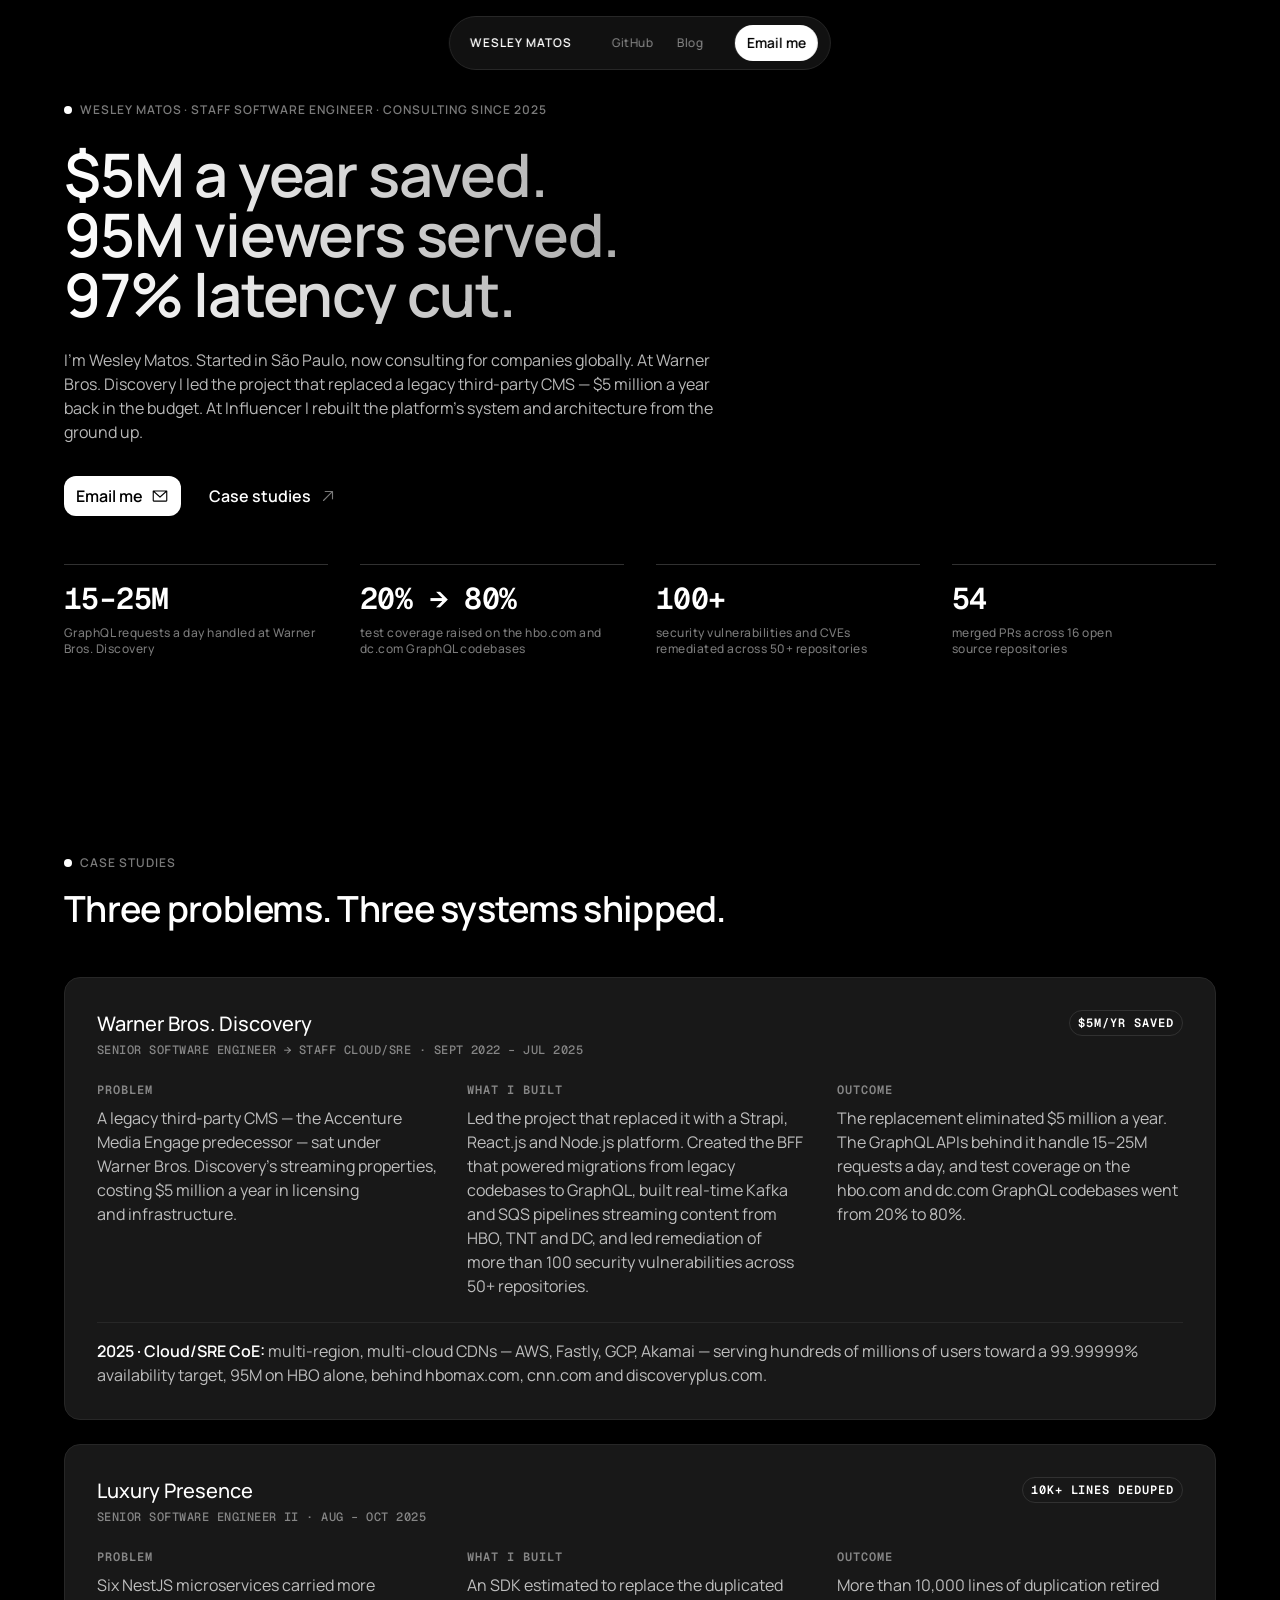
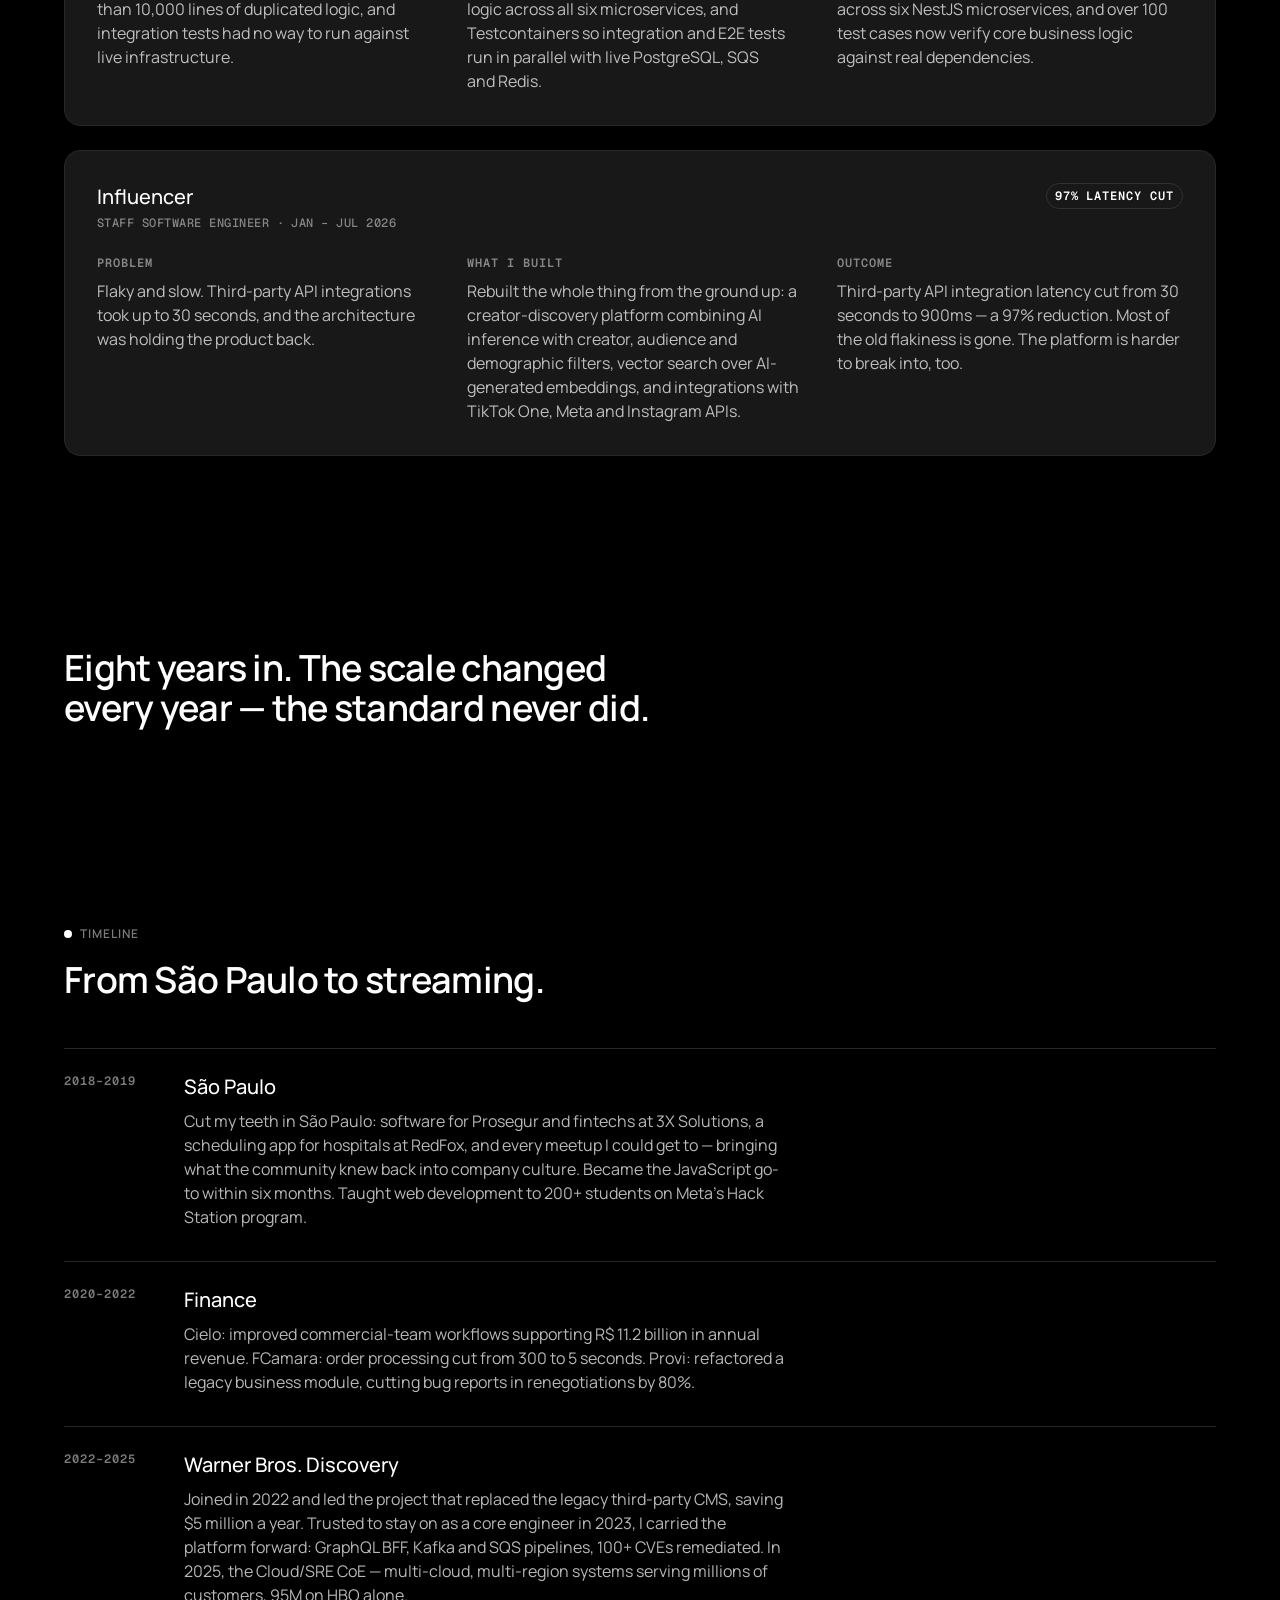
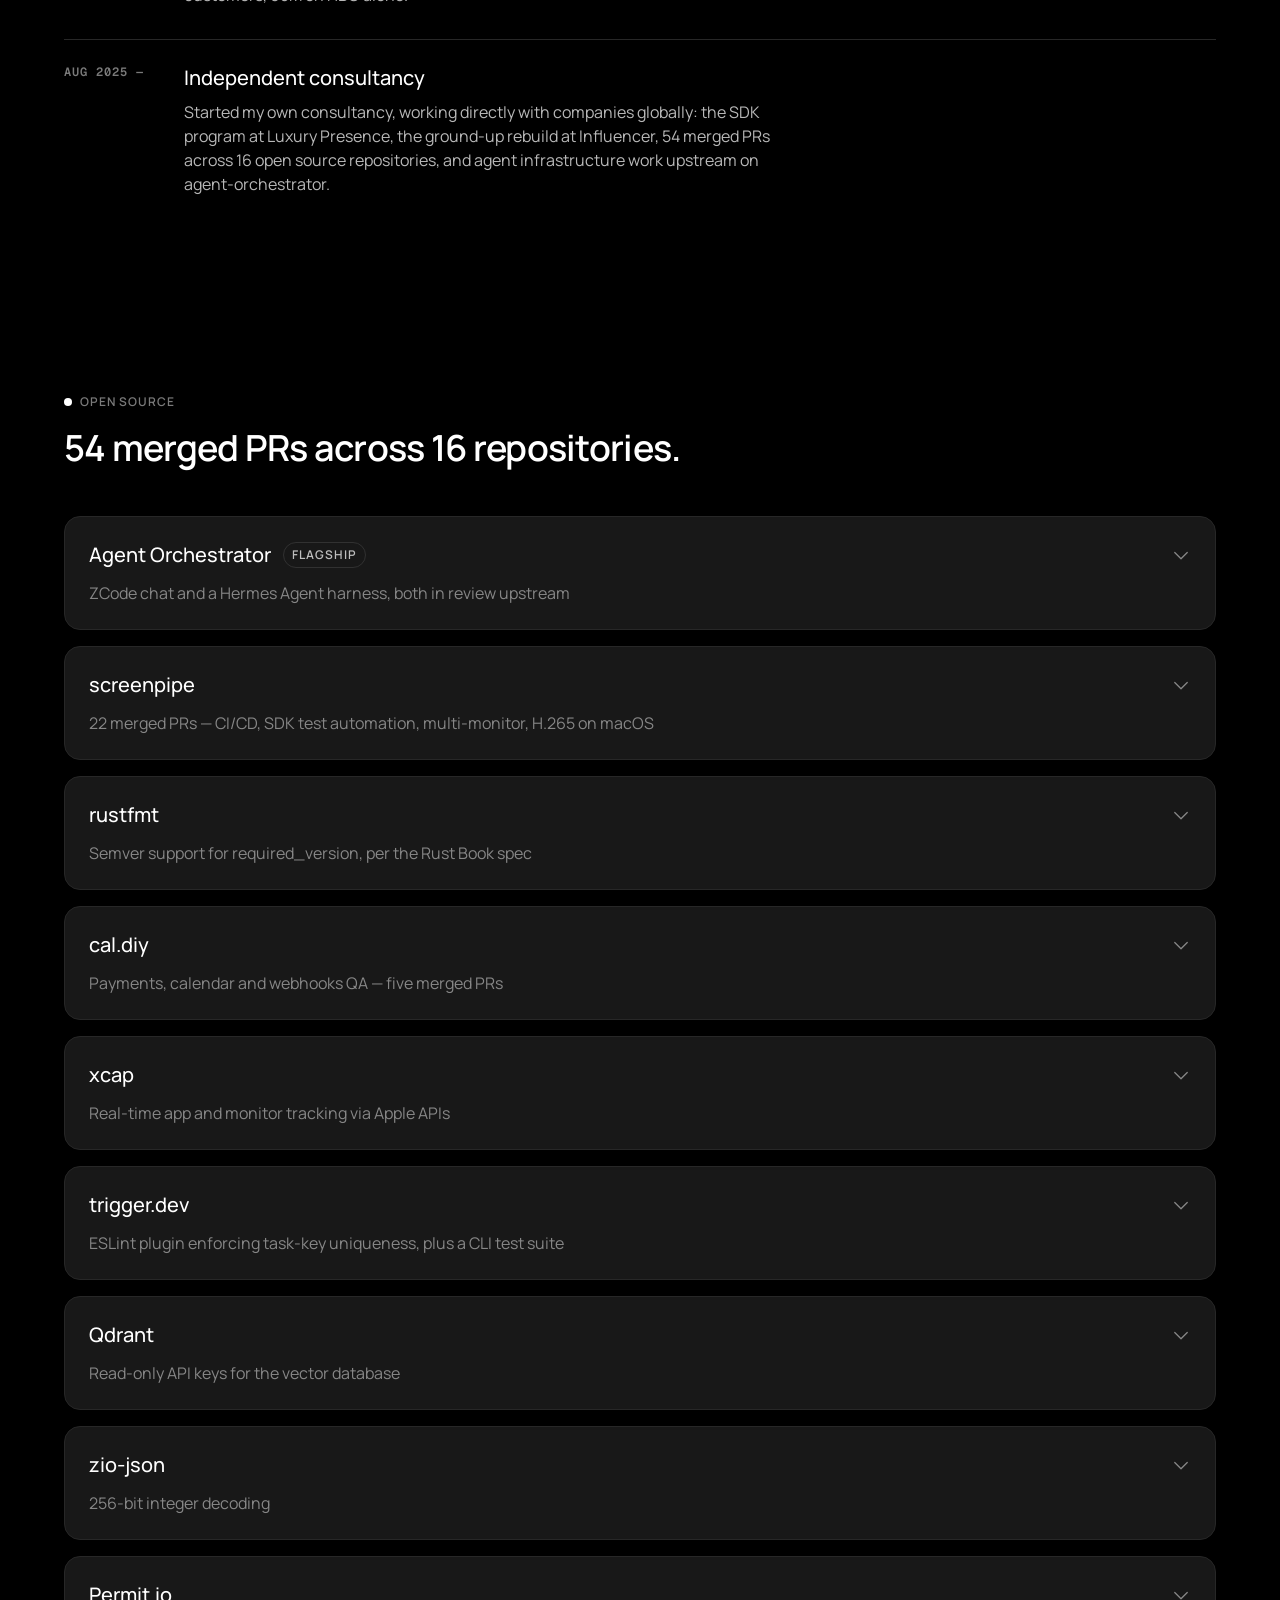
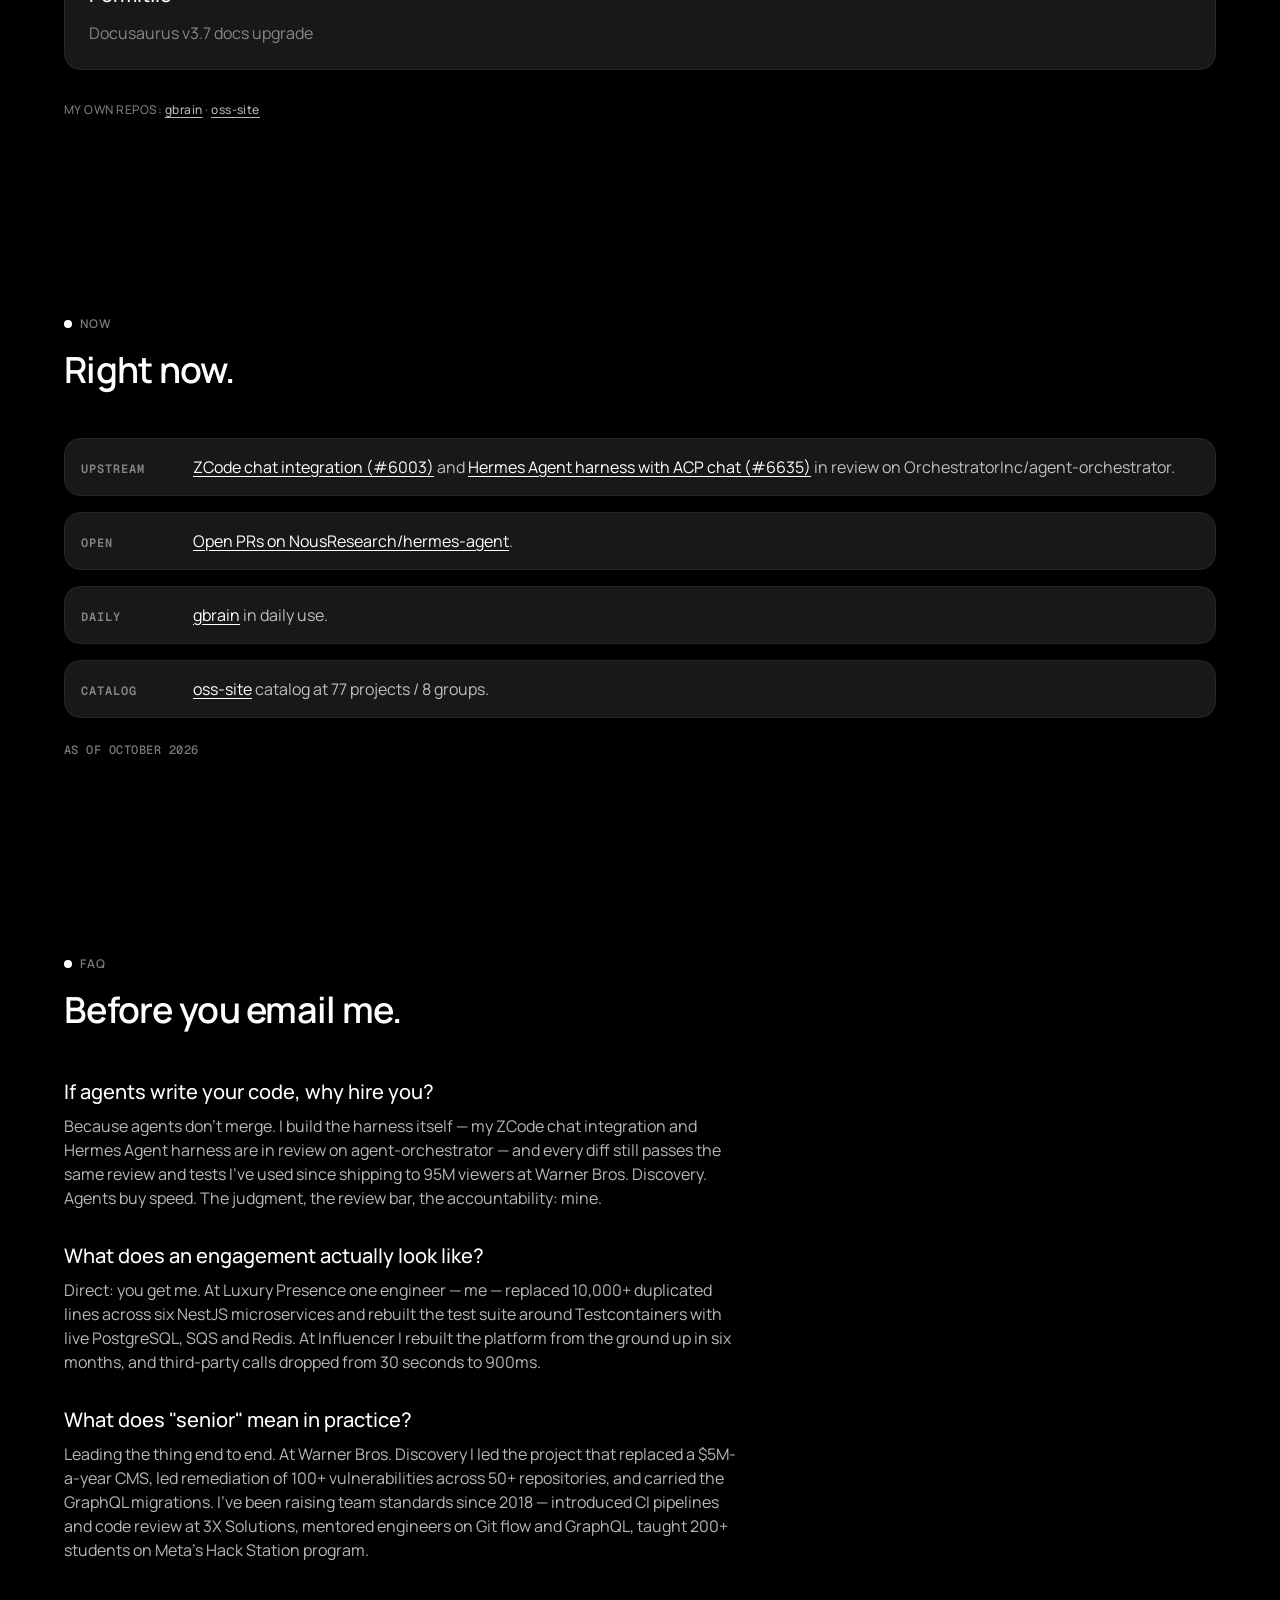
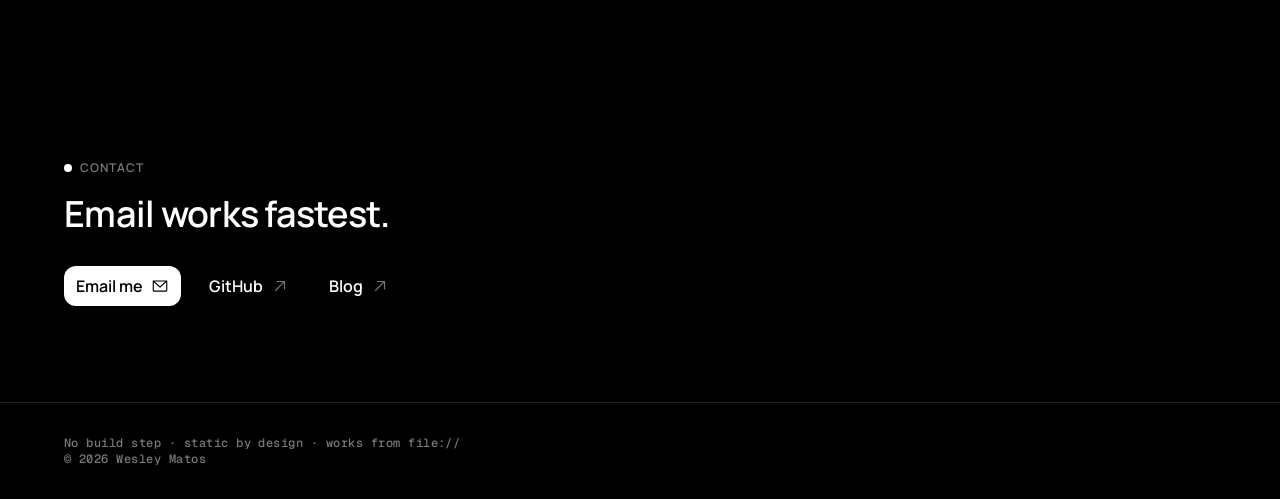
<file: index.html>
<!doctype html>
<html lang="en">
<head>
<meta charset="utf-8">
<meta name="viewport" content="width=device-width, initial-scale=1">
<meta name="description" content="Staff software engineer. Led the platform replacement saving Warner Bros. Discovery $5 million a year, rebuilt creator discovery at Influencer with API latency down 97%, and consults with companies globally since 2025. 54 merged PRs across 16 open source repositories.">
<meta property="og:type" content="website">
<meta property="og:title" content="Wesley Matos — staff engineer · $5M/yr saved, 95M viewers served">
<meta property="og:description" content="Staff software engineer. Led the platform replacement saving Warner Bros. Discovery $5 million a year, rebuilt creator discovery at Influencer with API latency down 97%, and consults with companies globally since 2025. 54 merged PRs across 16 open source repositories.">
<meta property="og:url" content="https://wesleymatosdev.github.io/">
<meta property="og:image" content="https://wesleymatosdev.github.io/og-image.png">
<meta property="og:image:width" content="1200">
<meta property="og:image:height" content="630">
<meta property="og:image:alt" content="Wesley Matos — staff engineer. $5M a year saved at Warner Bros. Discovery. API latency down 97% at Influencer. 54 merged PRs across 16 repositories.">
<meta name="twitter:card" content="summary_large_image">
<meta name="twitter:title" content="Wesley Matos — staff engineer · $5M/yr saved, 95M viewers served">
<meta name="twitter:description" content="Staff software engineer. Led the platform replacement saving Warner Bros. Discovery $5 million a year, rebuilt creator discovery at Influencer with API latency down 97%, and consults with companies globally since 2025. 54 merged PRs across 16 open source repositories.">
<meta name="twitter:image" content="https://wesleymatosdev.github.io/og-image.png">
<link rel="canonical" href="https://wesleymatosdev.github.io/">
<title>Wesley Matos — staff engineer · $5M/yr saved, 95M viewers served</title>
<link rel="icon" type="image/svg+xml" href="favicon.svg">
<link rel="preconnect" href="https://fonts.googleapis.com">
<link rel="preconnect" href="https://fonts.gstatic.com" crossorigin>
<link rel="stylesheet" href="https://fonts.googleapis.com/css2?family=Manrope:wght@400;500;600;700&family=Geist+Mono:wght@400;500&display=swap">
<link rel="stylesheet" href="css/site.css">
<script type="application/ld+json">
{
  "@context": "https://schema.org",
  "@type": "FAQPage",
  "mainEntity": [
    {
      "@type": "Question",
      "name": "If agents write your code, why hire you?",
      "acceptedAnswer": { "@type": "Answer", "text": "Because agents don't merge. I build the harness itself — my ZCode chat integration and Hermes Agent harness are in review on agent-orchestrator — and every diff still passes the same review and tests I've used since shipping to 95M viewers at Warner Bros. Discovery. Agents buy speed. The judgment, the review bar, the accountability: mine." }
    },
    {
      "@type": "Question",
      "name": "What does an engagement actually look like?",
      "acceptedAnswer": { "@type": "Answer", "text": "Direct: you get me. At Luxury Presence one engineer — me — replaced 10,000+ duplicated lines across six NestJS microservices and rebuilt the test suite around Testcontainers with live PostgreSQL, SQS and Redis. At Influencer I rebuilt the platform from the ground up in six months, and third-party calls dropped from 30 seconds to 900ms." }
    },
    {
      "@type": "Question",
      "name": "What does \"senior\" mean in practice?",
      "acceptedAnswer": { "@type": "Answer", "text": "Leading the thing end to end. At Warner Bros. Discovery I led the project that replaced a $5M-a-year CMS, led remediation of 100+ vulnerabilities across 50+ repositories, and carried the GraphQL migrations. I've been raising team standards since 2018 — introduced CI pipelines and code review at 3X Solutions, mentored engineers on Git flow and GraphQL, taught 200+ students on Meta's Hack Station program." }
    }
  ]
}
</script>
</head>
<body>
<a class="skip-link button-md" href="#main">Skip to content</a>

<!-- Phosphor icons (regular), inlined so the page works offline from file:// -->
<svg xmlns="http://www.w3.org/2000/svg" style="display:none" aria-hidden="true">
  <symbol id="i-caret" viewBox="0 0 256 256" fill="currentColor"><path d="M213.66,101.66l-80,80a8,8,0,0,1-11.32,0l-80-80A8,8,0,0,1,53.66,90.34L128,164.69l74.34-74.35a8,8,0,0,1,11.32,11.32Z"/></symbol>
  <symbol id="i-arrow" viewBox="0 0 256 256" fill="currentColor"><path d="M200,64V168a8,8,0,0,1-16,0V83.31L69.66,197.66a8,8,0,0,1-11.32-11.32L172.69,72H88a8,8,0,0,1,0-16H192A8,8,0,0,1,200,64Z"/></symbol>
  <symbol id="i-mail" viewBox="0 0 256 256" fill="currentColor"><path d="M224,48H32a8,8,0,0,0-8,8V192a16,16,0,0,0,16,16H216a16,16,0,0,0,16-16V56A8,8,0,0,0,224,48ZM203.43,64,128,133.15,52.57,64ZM216,192H40V74.19l82.59,75.71a8,8,0,0,0,10.82,0L216,74.19V192Z"/></symbol>
</svg>

<nav class="nav" aria-label="Main">
  <a class="nav-brand caption-3" href="#top" aria-current="page">WESLEY MATOS</a>
  <span class="nav-links">
    <a class="nav-link caption-4" href="https://github.com/wesleymatosdev" target="_blank" rel="noopener">GitHub</a>
    <a class="nav-link caption-4" href="https://wesleymatosdev.github.io/blog/" target="_blank" rel="noopener">Blog</a>
  </span>
  <a class="nav-cta button-sm" href="mailto:wesleymatosdev@gmail.com">Email me</a>
  <button class="nav-toggle" type="button" aria-expanded="false" aria-controls="menu" aria-label="Open menu">
    <span></span>
    <span></span>
  </button>
</nav>

<div class="menu" id="menu">
  <a class="menu-link" href="#cases">Case studies</a>
  <a class="menu-link" href="#timeline">Timeline</a>
  <a class="menu-link" href="#oss">Open source</a>
  <a class="menu-link" href="#now">Now</a>
  <a class="menu-link" href="#faq">FAQ</a>
  <a class="menu-link" href="#contact">Contact</a>
  <a class="menu-meta button-md" href="https://github.com/wesleymatosdev" target="_blank" rel="noopener">GitHub</a>
  <a class="menu-meta button-md" href="https://wesleymatosdev.github.io/blog/" target="_blank" rel="noopener">Blog</a>
</div>

<main id="main">

  <!-- Hero — results first -->
  <section class="hero" id="top">
    <div class="container">
      <p class="eyebrow caption-3">WESLEY MATOS · STAFF SOFTWARE ENGINEER · CONSULTING SINCE 2025</p>
      <h1 class="heading-1 measure">$5M a year saved.<br>95M viewers served.<br>97% latency cut.</h1>
      <p class="hero-sub body-3 measure">I'm Wesley Matos. Started in São Paulo, now consulting for companies globally. At Warner Bros. Discovery I led the project that replaced a legacy third-party CMS — $5 million a year back in the budget. At Influencer I rebuilt the platform's system and architecture from the ground up.</p>
      <div class="hero-actions">
        <a class="btn-primary button-md" href="mailto:wesleymatosdev@gmail.com">Email me
          <svg aria-hidden="true"><use href="#i-mail"/></svg>
        </a>
        <a class="link-secondary button-md" href="#cases">Case studies
          <svg aria-hidden="true"><use href="#i-arrow"/></svg>
        </a>
      </div>
      <div class="proof-grid">
        <span class="proof-item">
          <span class="proof-number heading-4">15–25M</span>
          <span class="proof-label caption-4">GraphQL requests a day handled at Warner Bros. Discovery</span>
        </span>
        <span class="proof-item">
          <span class="proof-number heading-4">20% → 80%</span>
          <span class="proof-label caption-4">test coverage raised on the hbo.com and dc.com GraphQL codebases</span>
        </span>
        <span class="proof-item">
          <span class="proof-number heading-4">100+</span>
          <span class="proof-label caption-4">security vulnerabilities and CVEs remediated across 50+ repositories</span>
        </span>
        <a class="proof-item" href="https://github.com/wesleymatosdev" target="_blank" rel="noopener">
          <span class="proof-number heading-4">54</span>
          <span class="proof-label caption-4">merged PRs across 16 open source repositories</span>
        </a>
      </div>
    </div>
  </section>

  <!-- Case studies -->
  <section class="section reveal" id="cases" aria-labelledby="cases-title">
    <div class="container">
      <div class="section-head">
        <p class="eyebrow caption-3">CASE STUDIES</p>
        <h2 class="section-title heading-3" id="cases-title">Three problems. Three systems shipped.</h2>
      </div>

      <div class="case-stack">
        <article class="case">
          <header class="case-head">
            <div>
              <h3 class="case-name title-1">Warner Bros. Discovery</h3>
              <p class="case-meta caption-4">SENIOR SOFTWARE ENGINEER → STAFF CLOUD/SRE · SEPT 2022 – JUL 2025</p>
            </div>
            <span class="case-flag caption-3">$5M/YR SAVED</span>
          </header>
          <dl class="case-grid">
            <div>
              <dt class="caption-3">PROBLEM</dt>
              <dd class="body-3">A legacy third-party CMS — the Accenture Media Engage predecessor — sat under Warner Bros. Discovery's streaming properties, costing $5 million a year in licensing and infrastructure.</dd>
            </div>
            <div>
              <dt class="caption-3">WHAT I BUILT</dt>
              <dd class="body-3">Led the project that replaced it with a Strapi, React.js and Node.js platform. Created the BFF that powered migrations from legacy codebases to GraphQL, built real-time Kafka and SQS pipelines streaming content from HBO, TNT and DC, and led remediation of more than 100 security vulnerabilities across 50+ repositories.</dd>
            </div>
            <div>
              <dt class="caption-3">OUTCOME</dt>
              <dd class="body-3">The replacement eliminated $5 million a year. The GraphQL APIs behind it handle 15–25M requests a day, and test coverage on the hbo.com and dc.com GraphQL codebases went from 20% to 80%.</dd>
            </div>
          </dl>
          <p class="case-note body-3"><strong class="body-1">2025 · Cloud/SRE CoE:</strong> multi-region, multi-cloud CDNs — AWS, Fastly, GCP, Akamai — serving hundreds of millions of users toward a 99.99999% availability target, 95M on HBO alone, behind hbomax.com, cnn.com and discoveryplus.com.</p>
        </article>

        <article class="case">
          <header class="case-head">
            <div>
              <h3 class="case-name title-1">Luxury Presence</h3>
              <p class="case-meta caption-4">SENIOR SOFTWARE ENGINEER II · AUG – OCT 2025</p>
            </div>
            <span class="case-flag caption-3">10K+ LINES DEDUPED</span>
          </header>
          <dl class="case-grid">
            <div>
              <dt class="caption-3">PROBLEM</dt>
              <dd class="body-3">Six NestJS microservices carried more than 10,000 lines of duplicated logic, and integration tests had no way to run against live infrastructure.</dd>
            </div>
            <div>
              <dt class="caption-3">WHAT I BUILT</dt>
              <dd class="body-3">An SDK estimated to replace the duplicated logic across all six microservices, and Testcontainers so integration and E2E tests run in parallel with live PostgreSQL, SQS and Redis.</dd>
            </div>
            <div>
              <dt class="caption-3">OUTCOME</dt>
              <dd class="body-3">More than 10,000 lines of duplication retired across six NestJS microservices, and over 100 test cases now verify core business logic against real dependencies.</dd>
            </div>
          </dl>
        </article>

        <article class="case">
          <header class="case-head">
            <div>
              <h3 class="case-name title-1">Influencer</h3>
              <p class="case-meta caption-4">STAFF SOFTWARE ENGINEER · JAN – JUL 2026</p>
            </div>
            <span class="case-flag caption-3">97% LATENCY CUT</span>
          </header>
          <dl class="case-grid">
            <div>
              <dt class="caption-3">PROBLEM</dt>
              <dd class="body-3">Flaky and slow. Third-party API integrations took up to 30 seconds, and the architecture was holding the product back.</dd>
            </div>
            <div>
              <dt class="caption-3">WHAT I BUILT</dt>
              <dd class="body-3">Rebuilt the whole thing from the ground up: a creator-discovery platform combining AI inference with creator, audience and demographic filters, vector search over AI-generated embeddings, and integrations with TikTok One, Meta and Instagram APIs.</dd>
            </div>
            <div>
              <dt class="caption-3">OUTCOME</dt>
              <dd class="body-3">Third-party API integration latency cut from 30 seconds to 900ms — a 97% reduction. Most of the old flakiness is gone. The platform is harder to break into, too.</dd>
            </div>
          </dl>
        </article>
      </div>
    </div>
  </section>

  <!-- Tagline reveal (B11) -->
  <section class="tagline" aria-label="Eight years of production engineering">
    <div class="container">
      <p class="tagline-text heading-3 measure">Eight years in. The scale changed every year — the standard never did.</p>
    </div>
  </section>

  <!-- Timeline -->
  <section class="section reveal" id="timeline" aria-labelledby="timeline-title">
    <div class="container">
      <div class="section-head">
        <p class="eyebrow caption-3">TIMELINE</p>
        <h2 class="section-title heading-3" id="timeline-title">From São Paulo to streaming.</h2>
      </div>
      <div class="timeline">
        <article class="era">
          <span class="era-year caption-3">2018–2019</span>
          <div>
            <h3 class="era-title title-1">São Paulo</h3>
            <p class="era-body body-3">Cut my teeth in São Paulo: software for Prosegur and fintechs at 3X Solutions, a scheduling app for hospitals at RedFox, and every meetup I could get to — bringing what the community knew back into company culture. Became the JavaScript go-to within six months. Taught web development to 200+ students on Meta's Hack Station program.</p>
          </div>
        </article>
        <article class="era">
          <span class="era-year caption-3">2020–2022</span>
          <div>
            <h3 class="era-title title-1">Finance</h3>
            <p class="era-body body-3">Cielo: improved commercial-team workflows supporting R$ 11.2 billion in annual revenue. FCamara: order processing cut from 300 to 5 seconds. Provi: refactored a legacy business module, cutting bug reports in renegotiations by 80%.</p>
          </div>
        </article>
        <article class="era">
          <span class="era-year caption-3">2022–2025</span>
          <div>
            <h3 class="era-title title-1">Warner Bros. Discovery</h3>
            <p class="era-body body-3">Joined in 2022 and led the project that replaced the legacy third-party CMS, saving $5 million a year. Trusted to stay on as a core engineer in 2023, I carried the platform forward: GraphQL BFF, Kafka and SQS pipelines, 100+ CVEs remediated. In 2025, the Cloud/SRE CoE — multi-cloud, multi-region systems serving millions of customers, 95M on HBO alone.</p>
          </div>
        </article>
        <article class="era">
          <span class="era-year caption-3">AUG 2025 —</span>
          <div>
            <h3 class="era-title title-1">Independent consultancy</h3>
            <p class="era-body body-3">Started my own consultancy, working directly with companies globally: the SDK program at Luxury Presence, the ground-up rebuild at Influencer, 54 merged PRs across 16 open source repositories, and agent infrastructure work upstream on agent-orchestrator.</p>
          </div>
        </article>
      </div>
    </div>
  </section>

  <!-- Open source -->
  <section class="section reveal" id="oss" aria-labelledby="oss-title">
    <div class="container">
      <div class="section-head">
        <p class="eyebrow caption-3">OPEN SOURCE</p>
        <h2 class="section-title heading-3" id="oss-title">54 merged PRs across 16 repositories.</h2>
      </div>
      <div class="oss-list">
        <details class="oss-row">
          <summary>
            <span class="oss-title"><span class="oss-name title-1">Agent Orchestrator</span> <span class="oss-badge caption-3">FLAGSHIP</span></span>
            <span class="oss-outcome body-3">ZCode chat and a Hermes Agent harness, both in review upstream</span>
            <svg class="oss-chevron" aria-hidden="true"><use href="#i-caret"/></svg>
          </summary>
          <ul class="oss-items">
            <li class="body-3"><a href="https://github.com/OrchestratorInc/agent-orchestrator/pull/6003" target="_blank" rel="noopener">PR #6003</a> — native ZCode chat integration <span class="oss-tag caption-4">IN REVIEW</span></li>
            <li class="body-3"><a href="https://github.com/OrchestratorInc/agent-orchestrator/pull/6635" target="_blank" rel="noopener">PR #6635</a> — Hermes Agent harness with ACP chat <span class="oss-tag caption-4">IN REVIEW</span></li>
          </ul>
        </details>
        <details class="oss-row">
          <summary>
            <span class="oss-name title-1">screenpipe</span>
            <span class="oss-outcome body-3">22 merged PRs — CI/CD, SDK test automation, multi-monitor, H.265 on macOS</span>
            <svg class="oss-chevron" aria-hidden="true"><use href="#i-caret"/></svg>
          </summary>
          <ul class="oss-items">
            <li class="body-3">CI/CD pipelines: <a href="https://github.com/mediar-ai/screenpipe/pull/655" target="_blank" rel="noopener">#655</a> <a href="https://github.com/mediar-ai/screenpipe/pull/648" target="_blank" rel="noopener">#648</a> <a href="https://github.com/mediar-ai/screenpipe/pull/668" target="_blank" rel="noopener">#668</a> <a href="https://github.com/mediar-ai/screenpipe/pull/673" target="_blank" rel="noopener">#673</a> <a href="https://github.com/mediar-ai/screenpipe/pull/532" target="_blank" rel="noopener">#532</a></li>
            <li class="body-3">Deno and Bun SDK test automation: <a href="https://github.com/mediar-ai/screenpipe/pull/488" target="_blank" rel="noopener">#488</a> <a href="https://github.com/mediar-ai/screenpipe/pull/568" target="_blank" rel="noopener">#568</a> <a href="https://github.com/mediar-ai/screenpipe/pull/779" target="_blank" rel="noopener">#779</a></li>
            <li class="body-3">Automated release notes: <a href="https://github.com/mediar-ai/screenpipe/pull/544" target="_blank" rel="noopener">#544</a></li>
            <li class="body-3">Multi-monitor support with real monitor names: <a href="https://github.com/mediar-ai/screenpipe/pull/1242" target="_blank" rel="noopener">#1242</a> <a href="https://github.com/mediar-ai/screenpipe/pull/1272" target="_blank" rel="noopener">#1272</a></li>
            <li class="body-3">H.265 video on macOS: <a href="https://github.com/mediar-ai/screenpipe/pull/965" target="_blank" rel="noopener">#965</a> <a href="https://github.com/mediar-ai/screenpipe/pull/1012" target="_blank" rel="noopener">#1012</a></li>
            <li class="body-3">Sentry error tracking: <a href="https://github.com/mediar-ai/screenpipe/pull/1179" target="_blank" rel="noopener">#1179</a></li>
            <li class="body-3">Local-timezone logging: <a href="https://github.com/mediar-ai/screenpipe/pull/1460" target="_blank" rel="noopener">#1460</a></li>
            <li class="body-3">Xcap integration: <a href="https://github.com/mediar-ai/screenpipe/pull/1411" target="_blank" rel="noopener">#1411</a> <a href="https://github.com/mediar-ai/screenpipe/pull/1423" target="_blank" rel="noopener">#1423</a> <a href="https://github.com/mediar-ai/screenpipe/pull/1457" target="_blank" rel="noopener">#1457</a> <a href="https://github.com/mediar-ai/screenpipe/pull/1568" target="_blank" rel="noopener">#1568</a></li>
            <li class="body-3">Duplicate recording-server fix: <a href="https://github.com/mediar-ai/screenpipe/pull/900" target="_blank" rel="noopener">#900</a></li>
            <li class="body-3">Plugin packaging: <a href="https://github.com/mediar-ai/screenpipe/pull/826" target="_blank" rel="noopener">#826</a></li>
            <li class="body-3">Background-job scheduler refactor: <a href="https://github.com/mediar-ai/screenpipe/pull/569" target="_blank" rel="noopener">#569</a></li>
          </ul>
        </details>
        <details class="oss-row">
          <summary>
            <span class="oss-name title-1">rustfmt</span>
            <span class="oss-outcome body-3">Semver support for required_version, per the Rust Book spec</span>
            <svg class="oss-chevron" aria-hidden="true"><use href="#i-caret"/></svg>
          </summary>
          <ul class="oss-items">
            <li class="body-3">Semver support for the required_version flag in the official Rust formatter: <a href="https://github.com/rust-lang/rustfmt/pull/6066" target="_blank" rel="noopener">#6066</a> <a href="https://github.com/rust-lang/rustfmt/pull/7048" target="_blank" rel="noopener">#7048</a></li>
          </ul>
        </details>
        <details class="oss-row">
          <summary>
            <span class="oss-name title-1">cal.diy</span>
            <span class="oss-outcome body-3">Payments, calendar and webhooks QA — five merged PRs</span>
            <svg class="oss-chevron" aria-hidden="true"><use href="#i-caret"/></svg>
          </summary>
          <ul class="oss-items">
            <li class="body-3">QA and test automation for payments, calendar and webhooks: <a href="https://github.com/calcom/cal.diy/pull/8721" target="_blank" rel="noopener">#8721</a> <a href="https://github.com/calcom/cal.diy/pull/10137" target="_blank" rel="noopener">#10137</a> <a href="https://github.com/calcom/cal.diy/pull/10243" target="_blank" rel="noopener">#10243</a> <a href="https://github.com/calcom/cal.diy/pull/10654" target="_blank" rel="noopener">#10654</a> <a href="https://github.com/calcom/cal.diy/pull/11318" target="_blank" rel="noopener">#11318</a></li>
          </ul>
        </details>
        <details class="oss-row">
          <summary>
            <span class="oss-name title-1">xcap</span>
            <span class="oss-outcome body-3">Real-time app and monitor tracking via Apple APIs</span>
            <svg class="oss-chevron" aria-hidden="true"><use href="#i-caret"/></svg>
          </summary>
          <ul class="oss-items">
            <li class="body-3">Real-time tracking of open apps and connected monitors via Apple APIs: <a href="https://github.com/nashaofu/xcap/pull/191" target="_blank" rel="noopener">#191</a> <a href="https://github.com/nashaofu/xcap/pull/206" target="_blank" rel="noopener">#206</a></li>
          </ul>
        </details>
        <details class="oss-row">
          <summary>
            <span class="oss-name title-1">trigger.dev</span>
            <span class="oss-outcome body-3">ESLint plugin enforcing task-key uniqueness, plus a CLI test suite</span>
            <svg class="oss-chevron" aria-hidden="true"><use href="#i-caret"/></svg>
          </summary>
          <ul class="oss-items">
            <li class="body-3">ESLint plugin enforcing task-key uniqueness: <a href="https://github.com/triggerdotdev/trigger.dev/pull/324" target="_blank" rel="noopener">#324</a></li>
            <li class="body-3">CLI test suite: <a href="https://github.com/triggerdotdev/trigger.dev/pull/326" target="_blank" rel="noopener">#326</a> <a href="https://github.com/triggerdotdev/trigger.dev/pull/349" target="_blank" rel="noopener">#349</a> <a href="https://github.com/triggerdotdev/trigger.dev/pull/470" target="_blank" rel="noopener">#470</a></li>
            <li class="body-3">Types and docs improvements: <a href="https://github.com/triggerdotdev/trigger.dev/pull/342" target="_blank" rel="noopener">#342</a> <a href="https://github.com/triggerdotdev/trigger.dev/pull/350" target="_blank" rel="noopener">#350</a></li>
          </ul>
        </details>
        <details class="oss-row">
          <summary>
            <span class="oss-name title-1">Qdrant</span>
            <span class="oss-outcome body-3">Read-only API keys for the vector database</span>
            <svg class="oss-chevron" aria-hidden="true"><use href="#i-caret"/></svg>
          </summary>
          <ul class="oss-items">
            <li class="body-3">Read-only API keys: <a href="https://github.com/qdrant/qdrant/pull/2979" target="_blank" rel="noopener">#2979</a></li>
          </ul>
        </details>
        <details class="oss-row">
          <summary>
            <span class="oss-name title-1">zio-json</span>
            <span class="oss-outcome body-3">256-bit integer decoding</span>
            <svg class="oss-chevron" aria-hidden="true"><use href="#i-caret"/></svg>
          </summary>
          <ul class="oss-items">
            <li class="body-3">256-bit integer decoding in the ZIO ecosystem: <a href="https://github.com/zio/zio-json/pull/1135" target="_blank" rel="noopener">#1135</a></li>
          </ul>
        </details>
        <details class="oss-row">
          <summary>
            <span class="oss-name title-1">Permit.io</span>
            <span class="oss-outcome body-3">Docusaurus v3.7 docs upgrade</span>
            <svg class="oss-chevron" aria-hidden="true"><use href="#i-caret"/></svg>
          </summary>
          <ul class="oss-items">
            <li class="body-3">Docusaurus v3.7 docs upgrade: <a href="https://github.com/permitio/docs/pull/541" target="_blank" rel="noopener">#541</a> <a href="https://github.com/permitio/docs/pull/545" target="_blank" rel="noopener">#545</a> <a href="https://github.com/permitio/docs/pull/547" target="_blank" rel="noopener">#547</a></li>
          </ul>
        </details>
      </div>
      <p class="also caption-4">MY OWN REPOS: <a href="https://github.com/wesleymatosdev/gbrain" target="_blank" rel="noopener">gbrain</a> · <a href="https://github.com/wesleymatosdev/oss-site" target="_blank" rel="noopener">oss-site</a></p>
    </div>
  </section>

  <!-- Now -->
  <section class="section reveal" id="now" aria-labelledby="now-title">
    <div class="container">
      <div class="section-head">
        <p class="eyebrow caption-3">NOW</p>
        <h2 class="section-title heading-3" id="now-title">Right now.</h2>
      </div>
      <div class="now-list">
        <div class="now-item">
          <span class="now-tag caption-3">UPSTREAM</span>
          <p class="body-3"><a href="https://github.com/OrchestratorInc/agent-orchestrator/pull/6003" target="_blank" rel="noopener">ZCode chat integration (#6003)</a> and <a href="https://github.com/OrchestratorInc/agent-orchestrator/pull/6635" target="_blank" rel="noopener">Hermes Agent harness with ACP chat (#6635)</a> in review on OrchestratorInc/agent-orchestrator.</p>
        </div>
        <div class="now-item">
          <span class="now-tag caption-3">OPEN</span>
          <p class="body-3"><a href="https://github.com/NousResearch/hermes-agent/pulls?q=is%3Apr+author%3Awesleymatosdev+is%3Aopen" target="_blank" rel="noopener">Open PRs on NousResearch/hermes-agent</a>.</p>
        </div>
        <div class="now-item">
          <span class="now-tag caption-3">DAILY</span>
          <p class="body-3"><a href="https://github.com/wesleymatosdev/gbrain" target="_blank" rel="noopener">gbrain</a> in daily use.</p>
        </div>
        <div class="now-item">
          <span class="now-tag caption-3">CATALOG</span>
          <p class="body-3"><a href="https://github.com/wesleymatosdev/oss-site" target="_blank" rel="noopener">oss-site</a> catalog at 77 projects / 8 groups.</p>
        </div>
      </div>
      <p class="now-stamp caption-4">AS OF OCTOBER 2026</p>
    </div>
  </section>

  <!-- FAQ -->
  <section class="section reveal" id="faq" aria-labelledby="faq-title">
    <div class="container">
      <div class="section-head">
        <p class="eyebrow caption-3">FAQ</p>
        <h2 class="section-title heading-3" id="faq-title">Before you email me.</h2>
      </div>
      <div class="faq-list">
        <div class="faq-item">
          <h3 class="faq-q title-1">If agents write your code, why hire you?</h3>
          <p class="faq-a body-3">Because agents don't merge. I build the harness itself — my ZCode chat integration and Hermes Agent harness are in review on agent-orchestrator — and every diff still passes the same review and tests I've used since shipping to 95M viewers at Warner Bros. Discovery. Agents buy speed. The judgment, the review bar, the accountability: mine.</p>
        </div>
        <div class="faq-item">
          <h3 class="faq-q title-1">What does an engagement actually look like?</h3>
          <p class="faq-a body-3">Direct: you get me. At Luxury Presence one engineer — me — replaced 10,000+ duplicated lines across six NestJS microservices and rebuilt the test suite around Testcontainers with live PostgreSQL, SQS and Redis. At Influencer I rebuilt the platform from the ground up in six months, and third-party calls dropped from 30 seconds to 900ms.</p>
        </div>
        <div class="faq-item">
          <h3 class="faq-q title-1">What does "senior" mean in practice?</h3>
          <p class="faq-a body-3">Leading the thing end to end. At Warner Bros. Discovery I led the project that replaced a $5M-a-year CMS, led remediation of 100+ vulnerabilities across 50+ repositories, and carried the GraphQL migrations. I've been raising team standards since 2018 — introduced CI pipelines and code review at 3X Solutions, mentored engineers on Git flow and GraphQL, taught 200+ students on Meta's Hack Station program.</p>
        </div>
      </div>
    </div>
  </section>

  <!-- Contact -->
  <section class="section contact reveal" id="contact" aria-labelledby="contact-title">
    <div class="container">
      <div class="section-head">
        <p class="eyebrow caption-3">CONTACT</p>
        <h2 class="section-title heading-3" id="contact-title">Email works fastest.</h2>
      </div>
      <div class="contact-actions">
        <a class="btn-primary button-md" href="mailto:wesleymatosdev@gmail.com">Email me
          <svg aria-hidden="true"><use href="#i-mail"/></svg>
        </a>
        <a class="link-secondary button-md" href="https://github.com/wesleymatosdev" target="_blank" rel="noopener">GitHub
          <svg aria-hidden="true"><use href="#i-arrow"/></svg>
        </a>
        <a class="link-secondary button-md" href="https://wesleymatosdev.github.io/blog/" target="_blank" rel="noopener">Blog
          <svg aria-hidden="true"><use href="#i-arrow"/></svg>
        </a>
      </div>
    </div>
  </section>

</main>

<footer class="footer">
  <div class="container">
    <p class="footer-meta caption-4">No build step · static by design · works from file://</p>
    <p class="footer-meta caption-4">© 2026 Wesley Matos</p>
  </div>
</footer>

<script src="js/main.js"></script>
</body>
</html>
</file>
<file: css/site.css>
/* Variant A — clean minimal.
   Visual system per landing-page-design PART B:
   one typeface (Manrope; Geist Mono for numbers only), named text styles,
   spacing/radius from the fixed tables, flat approved dark surfaces,
   one text gradient (hero heading only), base-curve motion. */

:root {
  /* Dark backgrounds — approved values only */
  --bg-0: #000000;
  --bg-1: #181818;
  --bg-2: #1F1F1F;
  --bg-3: #272727;
  --bg-4: #313131;

  /* Text */
  --text-hi: #ffffff;
  --text-body: rgba(255, 255, 255, 0.72);
  --text-mute: rgba(255, 255, 255, 0.48);
  --text-tag: rgba(255, 255, 255, 0.3);

  --border: #272727;
  --border-hi: #313131;

  /* Motion — B7 base curve */
  --ease: cubic-bezier(0.22, 1, 0.36, 1);
  --dur-move: 500ms;
  --dur-fade: 300ms;

  /* Type — one family + mono for numbers */
  --font-sans: "Manrope", ui-sans-serif, system-ui, sans-serif;
  --font-mono: "Geist Mono", ui-monospace, "SF Mono", monospace;

  /* Radius — Tailwind scale only */
  --radius-btn: 12px;   /* xl */
  --radius-card: 16px;  /* 2xl */

  --container: 1200px;
  --measure: 680px;
}

/* ---------- Named text styles (B1) ---------- */

.heading-1 { font-size: 3.75rem; line-height: 1; font-weight: 600; letter-spacing: -0.02em; }         /* text-6xl 60/60 */
.heading-3 { font-size: 2.25rem; line-height: 2.5rem; font-weight: 600; letter-spacing: -0.02em; }    /* text-4xl 36/40 */
.heading-4 { font-size: 1.875rem; line-height: 2.25rem; font-weight: 600; letter-spacing: -0.02em; }  /* text-3xl 30/36 */
.heading-6 { font-size: 1.25rem; line-height: 1.75rem; font-weight: 600; }                            /* text-xl 20/28 */
.title-1 { font-size: 1.25rem; line-height: 1.75rem; font-weight: 500; }                              /* text-xl 20/28 */
.title-2 { font-size: 1.125rem; line-height: 1.75rem; font-weight: 500; }                             /* text-lg 18/28 */
.body-1 { font-size: 1rem; line-height: 1.5rem; font-weight: 600; }                                   /* text-base 16/24 */
.body-3 { font-size: 1rem; line-height: 1.5rem; font-weight: 400; }                                   /* text-base 16/24 */
.button-md { font-size: 1rem; line-height: 1.5rem; font-weight: 600; }                                /* text-base 16/24 */
.button-sm { font-size: 0.875rem; line-height: 1.25rem; font-weight: 600; }                           /* text-sm 14/20 */
.caption-3 { font-size: 0.75rem; line-height: 1rem; font-weight: 600; letter-spacing: 0.08em; }       /* text-xs 12/16 */
.caption-4 { font-size: 0.75rem; line-height: 1rem; font-weight: 500; letter-spacing: 0.04em; }       /* text-xs 12/16 */
.caption-5 { font-size: 0.75rem; line-height: 1rem; font-weight: 400; }                               /* text-xs 12/16 */

/* ---------- Base ---------- */

*, *::before, *::after { box-sizing: border-box; }

html {
  scroll-behavior: smooth;
  scroll-padding-top: 96px;
  -webkit-text-size-adjust: 100%;
}

body {
  margin: 0;
  background: var(--bg-0);
  color: var(--text-body);
  font-family: var(--font-sans);
  font-size: 1rem;
  line-height: 1.5rem;
  -webkit-font-smoothing: antialiased;
}

h1, h2, h3, h4, h5, h6, p { margin: 0; }

a { color: inherit; text-decoration: none; }

img, svg { display: block; }

::selection { background: var(--text-hi); color: var(--bg-0); }

:focus-visible {
  outline: 2px solid var(--text-hi);
  outline-offset: 2px;
  border-radius: 2px;
}

.container {
  max-width: var(--container);
  margin-inline: auto;
  padding-inline: 24px; /* Spacing-300 */
}

.measure { max-width: var(--measure); }

/* ---------- Skip link ---------- */

.skip-link {
  position: fixed;
  top: 12px; /* Spacing-100 */
  left: 12px;
  z-index: 100;
  padding: 8px 12px; /* Spacing-75 / Spacing-100 */
  background: var(--text-hi);
  color: var(--bg-0);
  border-radius: var(--radius-btn);
  transform: translateY(-200%);
  transition: transform var(--dur-move) var(--ease);
}

.skip-link:focus-visible { transform: translateY(0); }

/* ---------- Floating nav (B7) ---------- */

.nav {
  position: fixed;
  top: 16px; /* Spacing-200 */
  left: 50%;
  transform: translateX(-50%);
  z-index: 50;
  display: flex;
  align-items: center;
  gap: 24px; /* Spacing-300 */
  padding: 8px 12px; /* Spacing-75 / Spacing-100 */
  background: rgba(24, 24, 24, 0.72);
  border: 1px solid var(--border);
  border-radius: 999px;
  backdrop-filter: blur(16px);
  -webkit-backdrop-filter: blur(16px);
  width: max-content;
  max-width: calc(100vw - 32px);
}

.nav-brand {
  display: flex;
  align-items: center;
  gap: 8px; /* Spacing-75 */
  padding: 4px 8px; /* Spacing-50 / Spacing-75 */
  color: var(--text-hi);
}

.nav-links {
  display: flex;
  align-items: center;
  gap: 8px; /* Spacing-75 */
}

.nav-link {
  padding: 4px 8px; /* Spacing-50 / Spacing-75 */
  border-radius: 8px; /* Spacing-75 radius lg */
  color: var(--text-mute);
  transition: color var(--dur-fade) var(--ease), background-color var(--dur-fade) var(--ease);
}

.nav-link:hover { color: var(--text-hi); background: var(--bg-2); }
.nav-link:active { transform: translateY(1px); }

.nav-cta {
  padding: 8px 12px; /* Spacing-75 / Spacing-100 */
  background: var(--text-hi);
  color: var(--bg-0);
  border-radius: 999px;
  transition: transform var(--dur-fade) var(--ease), opacity var(--dur-fade) var(--ease);
}

.nav-cta:hover { opacity: 0.85; }
.nav-cta:active { transform: scale(0.98); }

/* Toggle — animated open/close icon */
.nav-toggle {
  display: none;
  position: relative;
  width: 40px;
  height: 40px;
  padding: 0;
  border: 0;
  border-radius: 999px;
  background: transparent;
  cursor: pointer;
  transition: background-color var(--dur-fade) var(--ease);
}

.nav-toggle:hover { background: var(--bg-2); }
.nav-toggle:active { transform: scale(0.98); }

.nav-toggle span {
  position: absolute;
  left: 10px;
  width: 20px;
  height: 2px;
  background: var(--text-hi);
  transition: transform var(--dur-move) var(--ease);
}

.nav-toggle span:nth-child(1) { top: 15px; }
.nav-toggle span:nth-child(2) { top: 23px; }

.nav-toggle[aria-expanded="true"] span:nth-child(1) { transform: translateY(4px) rotate(45deg); }
.nav-toggle[aria-expanded="true"] span:nth-child(2) { transform: translateY(-4px) rotate(-45deg); }

/* Mobile menu — full height panel, staggered links */
.menu {
  position: fixed;
  inset: 0;
  z-index: 40;
  display: flex;
  flex-direction: column;
  justify-content: center;
  gap: 16px; /* Spacing-200 */
  padding: 96px 24px 48px; /* Spacing-600 / Spacing-300 / Spacing-600 */
  background: rgba(0, 0, 0, 0.92);
  backdrop-filter: blur(24px);
  -webkit-backdrop-filter: blur(24px);
  opacity: 0;
  visibility: hidden;
  transition: opacity var(--dur-move) var(--ease), visibility 0s linear var(--dur-move);
}

.menu.open {
  opacity: 1;
  visibility: visible;
  transition: opacity var(--dur-move) var(--ease);
}

.menu a {
  color: var(--text-hi);
  transform: translateY(24px); /* Spacing-300 */
  opacity: 0;
  transition: transform var(--dur-move) var(--ease), opacity var(--dur-move) var(--ease);
}

.menu.open a {
  transform: translateY(0);
  opacity: 1;
}

/* 60ms per item, sequence capped at 400ms */
.menu.open a:nth-child(1) { transition-delay: 0ms; }
.menu.open a:nth-child(2) { transition-delay: 55ms; }
.menu.open a:nth-child(3) { transition-delay: 110ms; }
.menu.open a:nth-child(4) { transition-delay: 165ms; }
.menu.open a:nth-child(5) { transition-delay: 220ms; }
.menu.open a:nth-child(6) { transition-delay: 275ms; }
.menu.open a:nth-child(7) { transition-delay: 330ms; }
.menu.open a:nth-child(8) { transition-delay: 340ms; }

.menu-link { font-size: 1.875rem; line-height: 2.25rem; font-weight: 600; letter-spacing: -0.02em; } /* text-3xl */
.menu-meta { color: var(--text-mute); }

/* ---------- Hero ---------- */

.hero {
  padding-top: 96px; /* Spacing-900 — clears the fixed nav */
  padding-bottom: 96px; /* Spacing-900 */
}

.eyebrow {
  display: inline-flex;
  align-items: center;
  gap: 8px; /* Spacing-75 */
  color: var(--text-mute);
}

.eyebrow::before {
  content: "";
  width: 8px; /* Spacing-75 */
  height: 8px;
  border-radius: 999px;
  background: var(--text-hi);
}

.hero h1 {
  margin-top: 24px; /* Spacing-300 */
  color: var(--text-hi);
  /* B5: the one permitted gradient — heading text only */
  background-image: linear-gradient(90deg, #ffffff, #9b9b9b);
  -webkit-background-clip: text;
  background-clip: text;
  -webkit-text-fill-color: transparent;
  color: transparent;
  text-wrap: balance;
}

.hero-sub {
  margin-top: 24px; /* Spacing-300 */
  text-wrap: pretty;
}

.hero-actions {
  display: flex;
  align-items: center;
  gap: 16px; /* Spacing-200 */
  margin-top: 32px; /* Spacing-400 */
}

.btn-primary {
  display: inline-flex;
  align-items: center;
  gap: 8px; /* Spacing-75 */
  padding: 8px 12px; /* Spacing-75 / Spacing-100 */
  background: var(--text-hi);
  color: var(--bg-0);
  border: 0;
  border-radius: var(--radius-btn);
  cursor: pointer;
  transition: transform var(--dur-fade) var(--ease), opacity var(--dur-fade) var(--ease);
}

.btn-primary:hover { opacity: 0.85; }
.btn-primary:active { transform: scale(0.98); }

.btn-primary svg { width: 18px; height: 18px; }

.hero-proof {
  margin-top: 24px; /* Spacing-300 */
  color: var(--text-mute);
  font-family: var(--font-mono);
}

/* ---------- Sections ---------- */

.section { padding-block: 96px; } /* Spacing-900 */

.section-head { max-width: var(--measure); }

.section-title {
  margin-top: 16px; /* Spacing-200 */
  color: var(--text-hi);
  text-wrap: balance;
}

.section-lede {
  margin-top: 16px; /* Spacing-200 */
  text-wrap: pretty;
}

/* ---------- Tagline reveal (B11) ---------- */

.tagline {
  padding-block: 96px; /* Spacing-900 */
}

.tagline-text {
  color: var(--text-hi);
  text-wrap: balance;
}

.tagline-text .word {
  opacity: var(--text-tag-opacity, 1);
  transition: opacity var(--dur-move) var(--ease);
}

.js .tagline-text .word { --text-tag-opacity: 0.3; }
.js .tagline-text .word.on { --text-tag-opacity: 1; }

/* ---------- Proof strip ---------- */

.proof-grid {
  display: grid;
  grid-template-columns: repeat(4, 1fr);
  gap: 32px; /* Spacing-400 */
  margin-top: 48px; /* Spacing-600 */
}

.proof-item {
  display: block;
  padding-top: 16px; /* Spacing-200 */
  border-top: 1px solid var(--border-hi);
  transition: border-color var(--dur-fade) var(--ease);
}

.proof-item:hover { border-top-color: var(--text-hi); }

.proof-number {
  color: var(--text-hi);
  font-family: var(--font-mono);
}

.proof-label {
  display: block;
  margin-top: 8px; /* Spacing-75 */
  color: var(--text-mute);
  text-wrap: pretty;
}

.proof-item:hover .proof-label { color: var(--text-body); }

.proof-note {
  margin-top: 32px; /* Spacing-400 */
  color: var(--text-mute);
  font-family: var(--font-mono);
}

/* ---------- Case studies ---------- */

.case-stack {
  display: grid;
  gap: 24px; /* Spacing-300 */
  margin-top: 48px; /* Spacing-600 */
}

.case {
  padding: 32px; /* Spacing-400 */
  background: var(--bg-1);
  border: 1px solid var(--border);
  border-radius: var(--radius-card);
}

.case-head {
  display: flex;
  align-items: flex-start;
  gap: 16px; /* Spacing-200 */
}

.case-name { color: var(--text-hi); }

.case-meta {
  margin-top: 4px;
  color: var(--text-mute);
  font-family: var(--font-mono);
}

.case-flag {
  flex-shrink: 0;
  margin-left: auto;
  padding: 4px 8px; /* Spacing-50 / Spacing-75 */
  border: 1px solid var(--border-hi);
  border-radius: 999px;
  color: var(--text-hi);
  font-family: var(--font-mono);
  white-space: nowrap;
}

.case-grid {
  display: grid;
  grid-template-columns: repeat(3, 1fr);
  gap: 24px; /* Spacing-300 */
  margin: 24px 0 0; /* Spacing-300 */
}

.case-grid dt {
  color: var(--text-mute);
  font-family: var(--font-mono);
}

.case-grid dd {
  margin: 8px 0 0; /* Spacing-75 */
  text-wrap: pretty;
}

.case-note {
  margin-top: 24px; /* Spacing-300 */
  padding-top: 16px; /* Spacing-200 */
  border-top: 1px solid var(--border);
  text-wrap: pretty;
}

.case-note strong { color: var(--text-hi); }

/* ---------- Open source — collapsible rows (native details/summary) ---------- */

.oss-list {
  display: grid;
  gap: 16px; /* Spacing-200 */
  margin-top: 48px; /* Spacing-600 */
}

.oss-row {
  background: var(--bg-1);
  border: 1px solid var(--border);
  border-radius: var(--radius-card);
  transition: background-color var(--dur-fade) var(--ease), border-color var(--dur-fade) var(--ease);
}

.oss-row:hover { background: var(--bg-2); border-color: var(--border-hi); }
.oss-row[open] { background: var(--bg-2); border-color: var(--border-hi); }

.oss-row summary {
  display: grid;
  grid-template-columns: 1fr auto;
  align-items: baseline;
  gap: 12px; /* Spacing-100 */
  padding: 24px; /* Spacing-300 */
  cursor: pointer;
  list-style: none;
}

.oss-row summary::-webkit-details-marker { display: none; }
.oss-row summary::marker { content: ""; }

.oss-row summary:focus-visible {
  outline: 2px solid var(--text-hi);
  outline-offset: -2px;
  border-radius: var(--radius-card);
}

.oss-title {
  display: flex;
  align-items: center;
  gap: 12px; /* Spacing-100 */
  min-width: 0;
}

.oss-name { color: var(--text-hi); white-space: nowrap; }

.oss-badge {
  padding: 4px 8px; /* Spacing-50 / Spacing-75 */
  border: 1px solid var(--border-hi);
  border-radius: 999px;
  color: var(--text-body);
  white-space: nowrap;
}

.oss-outcome {
  grid-column: 1;
  grid-row: 2;
  color: var(--text-mute);
  min-width: 0;
  text-wrap: pretty;
}

.oss-chevron {
  grid-column: 2;
  grid-row: 1;
  align-self: center;
  width: 20px;
  height: 20px;
  color: var(--text-mute);
  transition: transform var(--dur-move) var(--ease);
}

.oss-row[open] .oss-chevron { transform: rotate(180deg); }
.oss-row[open] .oss-outcome { color: var(--text-body); }

.oss-items {
  margin: 0;
  padding: 0 24px 24px; /* Spacing-300 */
  display: grid;
  gap: 8px; /* Spacing-75 */
  list-style: none;
}

.oss-items li { text-wrap: pretty; }

.oss-items a {
  font-family: var(--font-mono);
  color: var(--text-hi);
  text-decoration: underline;
  text-underline-offset: 3px;
  transition: opacity var(--dur-fade) var(--ease);
}

.oss-items a:hover { opacity: 0.8; }

.oss-tag {
  padding: 2px 6px;
  border: 1px solid var(--border-hi);
  border-radius: 999px;
  color: var(--text-mute);
  white-space: nowrap;
}

/* ---------- Selected work (see Open source rows above) ---------- */

.also {
  margin-top: 32px; /* Spacing-400 */
  color: var(--text-mute);
  text-wrap: pretty;
}

.also a {
  color: var(--text-body);
  text-decoration: underline;
  text-underline-offset: 3px;
  transition: color var(--dur-fade) var(--ease);
}

.also a:hover { color: var(--text-hi); }

/* ---------- Timeline ---------- */

.timeline {
  display: grid;
  gap: 32px; /* Spacing-400 */
  margin-top: 48px; /* Spacing-600 */
}

.era {
  display: grid;
  grid-template-columns: 96px 1fr; /* Spacing-900 */
  gap: 24px; /* Spacing-300 */
  padding-top: 24px; /* Spacing-300 */
  border-top: 1px solid var(--border);
}

.era-year {
  color: var(--text-mute);
  font-family: var(--font-mono);
}

.era-title { color: var(--text-hi); }

.era-body {
  margin-top: 8px; /* Spacing-75 */
  max-width: 60ch;
  text-wrap: pretty;
}

/* ---------- Now ---------- */

.now-list {
  display: grid;
  gap: 16px; /* Spacing-200 */
  margin-top: 48px; /* Spacing-600 */
}

.now-item {
  display: grid;
  grid-template-columns: 96px 1fr;
  gap: 16px; /* Spacing-200 */
  align-items: baseline;
  padding: 16px; /* Spacing-200 */
  background: var(--bg-1);
  border: 1px solid var(--border);
  border-radius: var(--radius-card);
}

.now-tag {
  color: var(--text-mute);
  font-family: var(--font-mono);
}

.now-item p { text-wrap: pretty; }

.now-item a {
  color: var(--text-hi);
  text-decoration: underline;
  text-underline-offset: 3px;
  transition: opacity var(--dur-fade) var(--ease);
}

.now-item a:hover { opacity: 0.8; }

.now-stamp {
  margin-top: 24px; /* Spacing-300 */
  color: var(--text-mute);
  font-family: var(--font-mono);
}

/* ---------- FAQ ---------- */

.faq-list {
  display: grid;
  gap: 32px; /* Spacing-400 */
  margin-top: 48px; /* Spacing-600 */
  max-width: var(--measure);
}

.faq-q { color: var(--text-hi); text-wrap: balance; }

.faq-a {
  margin-top: 8px; /* Spacing-75 */
  text-wrap: pretty;
}

/* ---------- Contact / footer ---------- */

.contact { padding-bottom: 96px; } /* Spacing-900 */

.contact-actions {
  display: flex;
  flex-wrap: wrap;
  align-items: center;
  gap: 16px; /* Spacing-200 */
  margin-top: 32px; /* Spacing-400 */
}

.link-secondary {
  display: inline-flex;
  align-items: center;
  gap: 8px; /* Spacing-75 */
  padding: 8px 12px; /* Spacing-75 / Spacing-100 */
  color: var(--text-hi);
  border-radius: var(--radius-btn);
  transition: background-color var(--dur-fade) var(--ease);
}

.link-secondary:hover { background: var(--bg-2); }
.link-secondary:active { transform: translateY(1px); }
.link-secondary svg { width: 18px; height: 18px; color: var(--text-mute); }

.footer {
  border-top: 1px solid var(--border);
  padding-block: 32px; /* Spacing-400 */
}

.footer-meta {
  color: var(--text-mute);
  font-family: var(--font-mono);
}

/* ---------- Scroll reveals (B7) ---------- */

.js .reveal {
  opacity: 0;
  transform: translateY(32px); /* Spacing-400 */
  transition: opacity 700ms var(--ease), transform 700ms var(--ease);
}

.js .reveal.is-visible {
  opacity: 1;
  transform: translateY(0);
}

/* ---------- Reduced motion: swap movement for plain fades ---------- */

@media (prefers-reduced-motion: reduce) {
  html { scroll-behavior: auto; }

  .js .reveal {
    opacity: 1;
    transform: none;
    transition: none;
  }

  .js .tagline-text .word {
    opacity: 1;
    transition: none;
  }

  .menu, .menu a, .nav-toggle span, .oss-row, .oss-chevron, .btn-primary, .skip-link {
    transition-duration: 1ms;
  }
}

/* ---------- Responsive ---------- */

@media (max-width: 900px) {
  .proof-grid { grid-template-columns: repeat(2, 1fr); }
}

@media (max-width: 768px) {
  .nav-links, .nav .nav-cta { display: none; }
  .nav-toggle { display: block; }

  .hero { padding-top: 80px; } /* Spacing-800 */
  .hero h1 { font-size: 3rem; line-height: 1; } /* text-5xl 48/48 */
  .heading-3 { font-size: 1.875rem; line-height: 2.25rem; } /* text-3xl 30/36 */

  .section { padding-block: 64px; } /* Spacing-700 */
  .tagline { padding-block: 64px; } /* Spacing-700 */

  .era { grid-template-columns: 1fr; gap: 8px; } /* Spacing-75 */
  .now-item { grid-template-columns: 1fr; gap: 8px; } /* Spacing-75 */

  .case { padding: 24px; } /* Spacing-300 */
  .case-head { flex-wrap: wrap; gap: 12px; } /* Spacing-100 */
  .case-flag { margin-left: 0; }
  .case-grid { grid-template-columns: 1fr; gap: 16px; } /* Spacing-200 */
}

@media (max-width: 600px) {
  .hero h1 { font-size: 2.25rem; line-height: 2.5rem; } /* text-3xl 36/40 — keeps the fixed line breaks inside 390px */
}

@media (max-width: 390px) {
  .container { padding-inline: 16px; } /* Spacing-200 */
  .proof-grid { grid-template-columns: 1fr; gap: 24px; } /* Spacing-300 */
}
</file>
